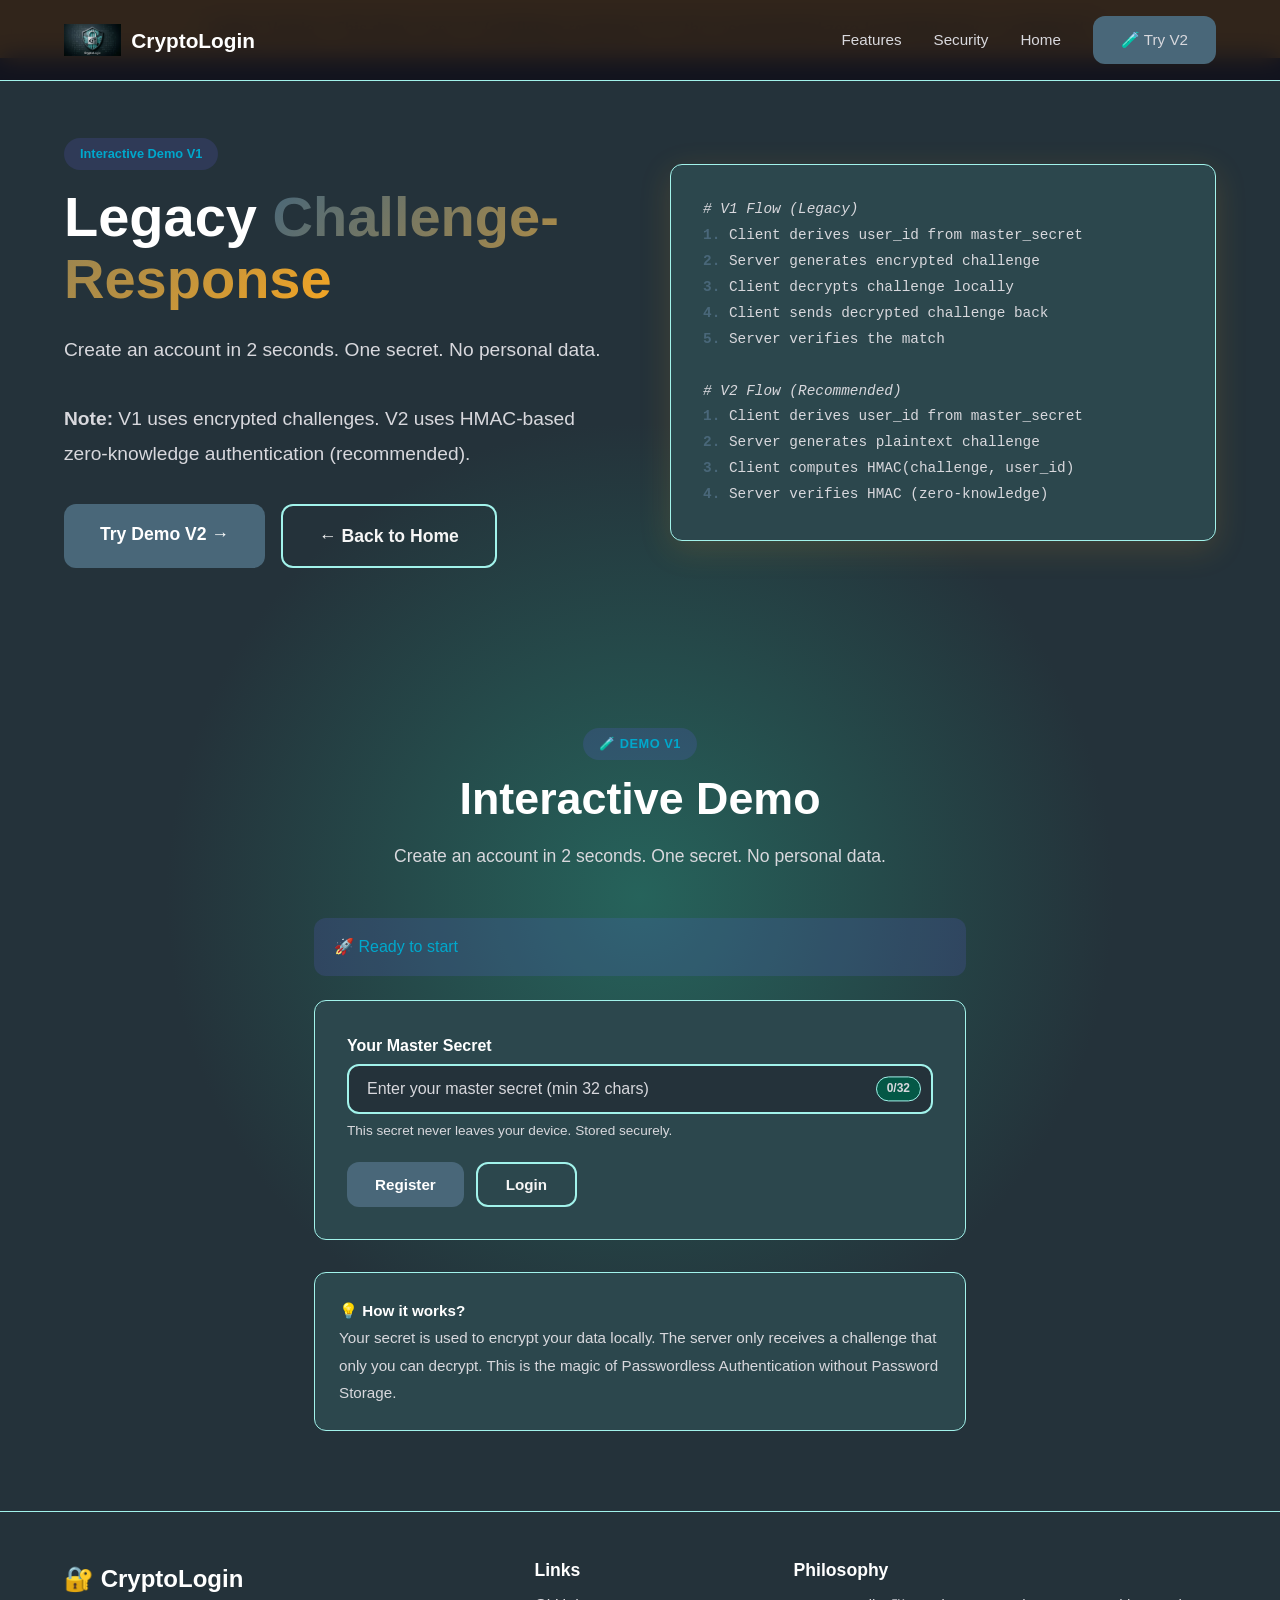
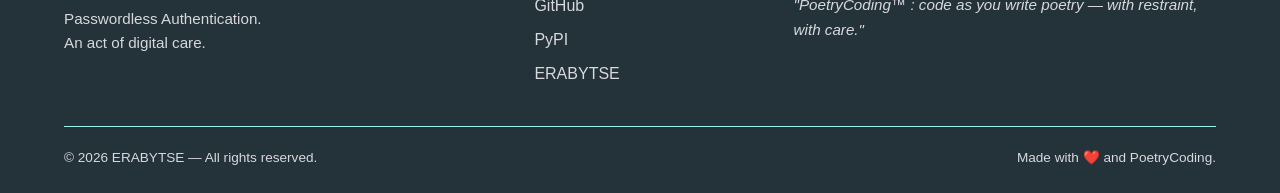
<file: demo.html>
<!DOCTYPE html>
<html lang="en">
<head>
    <meta charset="UTF-8">
    <meta name="viewport" content="width=device-width, initial-scale=1.0">
    <title>CryptoLogin · Demo V1 (Legacy)</title>
    <meta name="description" content="CryptoLogin V1 Demo - Legacy challenge-response authentication">
    <link rel="stylesheet" href="css/style.css">
    <link rel="icon" type="image/png" href="assets/images/logo.png">
</head>
<body>

    <!-- HEADER -->
    <header class="header">
        <div class="container">
            <nav class="nav">
                <a href="index.html" class="nav__logo">
                    <img src="assets/images/logo.png" alt="CryptoLogin" height="32">
                    CryptoLogin
                </a>
                <ul class="nav__links">
                    <li><a href="index.html#features">Features</a></li>
                    <li><a href="index.html#security">Security</a></li>
                    <li><a href="index.html">Home</a></li>
                    <li><a href="demo_v2.html" class="btn btn--primary">🧪 Try V2</a></li>
                </ul>
            </nav>
        </div>
    </header>

    <!-- WARNING BANNER -->
    <div style="background: var(--color-warning); color: var(--color-bg); padding: 16px 0; text-align: center; font-weight: 600;">
        <div class="container">
            ⚠️ <strong>Legacy Version:</strong> This demo uses V1 (challenge-response).
            For the recommended zero-knowledge flow, use
            <a href="demo_v2.html" style="color: var(--color-bg); text-decoration: underline;"><strong>Demo V2</strong></a>.
        </div>
    </div>

    <!-- HERO -->
    <section class="hero" style="min-height: auto; padding: 80px 0;">
        <div class="container">
            <div>
                <span class="hero__badge"> Interactive Demo V1</span>
                <h1 class="hero__title">
                    Legacy <span class="hero__title-highlight">Challenge-Response</span>
                </h1>
                <p class="hero__subtitle">
                    Create an account in 2 seconds. One secret. No personal data.
                    <br><br>
                    <strong>Note:</strong> V1 uses encrypted challenges. V2 uses HMAC-based zero-knowledge authentication (recommended).
                </p>
                <div class="hero__actions">
                    <a href="demo_v2.html" class="btn btn--primary btn--large">Try Demo V2 →</a>
                    <a href="index.html" class="btn btn--secondary btn--large">← Back to Home</a>
                </div>
            </div>
            <div class="hero__code-block">
                <pre><code><span class="code-comment"># V1 Flow (Legacy)</span>
<span class="code-keyword">1.</span> Client derives user_id from master_secret
<span class="code-keyword">2.</span> Server generates encrypted challenge
<span class="code-keyword">3.</span> Client decrypts challenge locally
<span class="code-keyword">4.</span> Client sends decrypted challenge back
<span class="code-keyword">5.</span> Server verifies the match

<span class="code-comment"># V2 Flow (Recommended)</span>
<span class="code-keyword">1.</span> Client derives user_id from master_secret
<span class="code-keyword">2.</span> Server generates plaintext challenge
<span class="code-keyword">3.</span> Client computes HMAC(challenge, user_id)
<span class="code-keyword">4.</span> Server verifies HMAC (zero-knowledge)</code></pre>
            </div>
        </div>
    </section>

    <!-- DEMO V1 -->
    <section class="demo">
        <div class="container demo__container">
            <div class="section-header">
                <span class="section-header__tag">🧪 Demo V1</span>
                <h2 class="section-header__title">Interactive Demo</h2>
                <p class="section-header__subtitle">Create an account in 2 seconds. One secret. No personal data.</p>
            </div>

            <div id="demoStatus" class="demo__status demo__status--info">🚀 Ready to start</div>

            <div class="demo__form">
                <div class="demo__field">
                    <label for="demoSecret">Your Master Secret</label>
                    <div class="demo__field-wrapper">
                        <input type="password" id="demoSecret" placeholder="Enter your master secret (min 32 chars)">
                        <span class="char-counter" id="charCounter">0/32</span>
                    </div>
                    <small> This secret never leaves your device. Stored securely.</small>
                </div>
                <div class="demo__actions">
                    <button id="demoRegister" class="btn btn--primary"> Register</button>
                    <button id="demoLogin" class="btn btn--secondary"> Login</button>
                    <button id="demoLogout" class="btn btn--danger" style="display:none;">🚪 Logout</button>
                </div>
            </div>

            <div class="demo__result" id="demoResult" style="display:none;">
                <h4>📋 Result</h4>
                <pre id="demoOutput"></pre>
            </div>

            <div class="demo__info">
                <p><strong>💡 How it works?</strong></p>
                <p>Your secret is used to encrypt your data locally. The server only receives a challenge that only you can decrypt. This is the magic of Passwordless Authentication without Password Storage.</p>
            </div>
        </div>
    </section>

    <!-- FOOTER -->
    <footer class="footer">
        <div class="container">
            <div class="footer__grid">
                <div class="footer__brand">
                    <span class="footer__logo">🔐 CryptoLogin</span>
                    <p>Passwordless Authentication.<br>An act of digital care.</p>
                </div>
                <div class="footer__links">
                    <h4>Links</h4>
                    <ul>
                        <li><a href="https://github.com/erabytse/CryptoLogin" target="_blank">GitHub</a></li>
                        <li><a href="https://pypi.org/project/cryptologin/" target="_blank">PyPI</a></li>
                        <li><a href="https://erabytse.github.io" target="_blank">ERABYTSE</a></li>
                    </ul>
                </div>
                <div class="footer__philosophy">
                    <h4>Philosophy</h4>
                    <p>"PoetryCoding™ : code as you write poetry — with restraint, with care."</p>
                </div>
            </div>
            <div class="footer__bottom">
                <p>© 2026 <a href="https://erabytse.github.io" target="_blank">ERABYTSE</a> — All rights reserved.</p>
                <p>Made with ❤️ and <a href="https://erabytse.github.io" target="_blank">PoetryCoding</a>.</p>
            </div>
        </div>
    </footer>

    <script src="js/demo.js"></script>
</body>
</html>
</file>
<file: css/style.css>
/* ================================================================ */
/* RESET & BASE                                                     */
/* ================================================================ */

*,
*::before,
*::after {
    margin: 0;
    padding: 0;
    box-sizing: border-box;
}

/* ================================================================ */
/* PALETTE CORPORATE CRYPTOLOGIN                                    */
/* ================================================================ */

:root {
    /* Couleurs principales */
    --color-primary: #496779;        /* Deep Navy / Violet */
    --color-primary-dark: #00A8CC;   /* Black Deep */
    --color-primary-light: #045846;  /* Navy plus clair */
    
    /* Couleurs secondaires */
    --color-secondary: #F5A623;      /* Gold / Jaune */
    --color-secondary-dark: #D4891B; /* Gold foncé */
    --color-secondary-light: #F7C35A;/* Gold clair */
    
    /* Couleurs tertiaires */
    --color-tertiary: #00D4FF;       /* Cyan / Bleu électrique */
    --color-tertiary-dark: #00A8CC;  /* Cyan foncé */
    --color-tertiary-light: #66E5FF; /* Cyan clair */
    
    /* Couleurs neutres */
    --color-text: #F5F5F5;           /* Blanc cassé */
    --color-text-light: #D8D8DD;     /* Gris clair */
    --color-bg: #24323A;             /* Fond noir profond */
    --color-bg-close: #1a2329;             /* Fond noir profond */
    --color-card: #2c474d;           /* Fond des cartes */
    --color-card-hover: #1A292C;     /* Fond des cartes au survol */
    --color-border: #A2F3EB;         /* Bordures */
    
    /* Couleurs d'état */
    --color-success: #4CAF50;
    --color-error: #FF5252;
    --color-warning: #F5A623;
    --color-info: #00D4FF;
    
    /* Ombres */
    --shadow: 0 8px 32px rgba(245, 166, 35, 0.15);  /* Ombres dorées */
    --shadow-cyan: 0 8px 32px rgba(0, 212, 255, 0.15);
    
    /* Bordures */
    --radius: 12px;
    --transition: all 0.3s ease;
}



html {
    scroll-behavior: smooth;
}

body {
    font-family: 'Inter', -apple-system, BlinkMacSystemFont, 'Segoe UI', Roboto, sans-serif;
    background: #26635B;
    background: radial-gradient(circle,rgba(38, 99, 91, 1) 0%, rgba(36, 50, 58, 1) 43%);
    color: var(--color-text);
    line-height: 1.6;
    min-height: 100vh;
}

.container {
    max-width: 1200px;
    margin: 0 auto;
    padding: 0 24px;
}

a {
    color: var(--color-primary);
    text-decoration: none;
    transition: var(--transition);
}

a:hover {
    color: var(--color-primary-light);
}

img {
    max-width: 100%;
}

/* ================================================================ */
/* TYPOGRAPHY                                                       */
/* ================================================================ */

h1,
h2,
h3,
h4 {
    line-height: 1.2;
}

.highlight {
    color: var(--color-primary);
}

/* ================================================================ */
/* BOUTONS AVEC COULEURS CORPORATE                                  */
/* ================================================================ */

.btn--primary {
    background: var(--color-secondary);  /* Or */
    color: var(--color-primary-dark);    /* Texte sombre pour contraste */
}

.btn--primary:hover {
    background: var(--color-secondary-dark);
    transform: translateY(-2px);
    box-shadow: var(--shadow);
}

.btn--secondary {
    background: transparent;
    color: var(--color-text);
    border: 2px solid var(--color-secondary);
}

.btn--secondary:hover {
    background: var(--color-secondary);
    color: var(--color-primary-dark);
    border-color: var(--color-secondary);
}

.btn--tertiary {
    background: var(--color-tertiary);   /* Cyan */
    color: var(--color-primary-dark);
}

.btn--tertiary:hover {
    background: var(--color-tertiary-dark);
    transform: translateY(-2px);
    box-shadow: var(--shadow-cyan);
}

/* ================================================================ */
/* LIENS ET ACCENTS                                                 */
/* ================================================================ */

a {
    color: var(--color-secondary);
}

a:hover {
    color: var(--color-secondary-light);
}

.highlight {
    color: var(--color-secondary);
}

.highlight-cyan {
    color: var(--color-tertiary);
}

/* ================================================================ */
/* SECTION HEADERS                                                  */
/* ================================================================ */

.section-header__tag {
    background: rgba(245, 166, 35, 0.15);
    color: var(--color-secondary);
}

/* ================================================================ */
/* INPUT FIELDS - AVEC COMPTEUR DE CARACTÈRES                       */
/* ================================================================ */

.demo__field {
    position: relative;
}

.demo__field input {
    width: 100%;
    padding: 14px 18px;
    padding-right: 80px;  /* Espace pour le compteur */
    background: var(--color-primary-dark);
    border: 2px solid var(--color-border);
    border-radius: var(--radius);
    color: var(--color-text);
    font-size: 1rem;
    transition: var(--transition);
    font-family: inherit;
}

.demo__field input:focus {
    outline: none;
    border-color: var(--color-secondary);
    box-shadow: 0 0 0 4px rgba(245, 166, 35, 0.15);
}

.demo__field input::placeholder {
    color: var(--color-text-light);
}

/* Compteur de caractères */
/* V1 */
.char-counter {
    position: absolute;
    right: 16px;
    top: 50%;
    transform: translateY(-50%);
    font-size: 0.8rem;
    font-weight: 600;
    color: var(--color-text-light);
    pointer-events: none;
    transition: var(--transition);
    background: var(--color-primary-dark);
    padding: 2px 10px;
    border-radius: 20px;
    border: 1px solid var(--color-border);
}

.char-counter.valid {
    color: var(--color-success);
    border-color: var(--color-success);
}

.char-counter.invalid {
    color: var(--color-error);
    border-color: var(--color-error);
}

.char-counter.warning {
    color: var(--color-warning);
    border-color: var(--color-warning);
}

/* V2 */

.char-counter2 {
    position: absolute;
    right: 16px;
    top: 50%;
    transform: translateY(-50%);
    font-size: 0.8rem;
    font-weight: 600;
    color: var(--color-text-light);
    pointer-events: none;
    transition: var(--transition);
    background: var(--color-primary-dark);
    padding: 2px 10px;
    border-radius: 20px;
    border: 1px solid var(--color-border);
}

.char-counter2.valid {
    color: var(--color-success);
    border-color: var(--color-success);
}

.char-counter2.invalid {
    color: var(--color-error);
    border-color: var(--color-error);
}

.char-counter2.warning {
    color: var(--color-warning);
    border-color: var(--color-warning);
}

/* ================================================================ */
/* INPUT FIELD WITH COUNTER                                         */
/* ================================================================ */

.demo__field-wrapper {
    position: relative;
    width: 100%;
}

.demo__field-wrapper input {
    width: 100%;
    padding: 14px 18px;
    padding-right: 80px;
    background: var(--color-primary-dark);
    border: 2px solid var(--color-border);
    border-radius: var(--radius);
    color: var(--color-text);
    font-size: 1rem;
    transition: var(--transition);
    font-family: inherit;
}

.demo__field-wrapper input:focus {
    outline: none;
    border-color: var(--color-secondary);
    box-shadow: 0 0 0 4px rgba(245, 166, 35, 0.15);
}

.demo__field-wrapper input::placeholder {
    color: var(--color-text-light);
}

.char-counter {
    position: absolute;
    right: 12px;
    top: 50%;
    transform: translateY(-50%);
    font-size: 0.75rem;
    font-weight: 600;
    color: var(--color-text-light);
    pointer-events: none;
    transition: var(--transition);
    background: var(--color-primary-light);
    padding: 2px 10px;
    border-radius: 20px;
    border: 1px solid var(--color-border);
    font-variant-numeric: tabular-nums;
}

.char-counter.valid {
    color: var(--color-success);
    border-color: var(--color-success);
}

.char-counter.invalid {
    color: var(--color-error);
    border-color: var(--color-error);
}

.char-counter.warning {
    color: var(--color-warning);
    border-color: var(--color-warning);
}

/* V2 */
.char-counter2 {
    position: absolute;
    right: 12px;
    top: 50%;
    transform: translateY(-50%);
    font-size: 0.75rem;
    font-weight: 600;
    color: var(--color-text-light);
    pointer-events: none;
    transition: var(--transition);
    background: var(--color-primary-light);
    padding: 2px 10px;
    border-radius: 20px;
    border: 1px solid var(--color-border);
    font-variant-numeric: tabular-nums;
}

.char-counter2.valid {
    color: var(--color-success);
    border-color: var(--color-success);
}

.char-counter2.invalid {
    color: var(--color-error);
    border-color: var(--color-error);
}

.char-counter2.warning {
    color: var(--color-warning);
    border-color: var(--color-warning);
}

/* ================================================================ */
/* BUTTONS                                                          */
/* ================================================================ */

.btn {
    display: inline-block;
    padding: 12px 28px;
    border-radius: var(--radius);
    font-weight: 600;
    font-size: 0.95rem;
    cursor: pointer;
    transition: var(--transition);
    border: none;
    text-align: center;
}

.btn--primary {
    background: var(--color-primary);
    color: #fff;
}

.btn--primary:hover {
    background: var(--color-primary-dark);
    transform: translateY(-2px);
    box-shadow: var(--shadow);
}

.btn--secondary {
    background: transparent;
    color: var(--color-text);
    border: 2px solid var(--color-border);
}

.btn--secondary:hover {
    background: var(--color-card-hover);
    border-color: var(--color-primary);
}

.btn--danger {
    background: var(--color-error);
    color: #fff;
}

.btn--danger:hover {
    background: #D32F2F;
    transform: translateY(-2px);
}

.btn--large {
    padding: 16px 36px;
    font-size: 1.1rem;
}

/* ================================================================ */
/* HEADER / NAV                                                    */
/* ================================================================ */

.header {
    position: fixed;
    top: 0;
    left: 0;
    right: 0;
    z-index: 1000;
    background: rgba(15, 15, 26, 0.85);
    backdrop-filter: blur(12px);
    border-bottom: 1px solid var(--color-border);
    padding: 16px 0;
}

.nav {
    display: flex;
    align-items: center;
    justify-content: space-between;
}

.nav__logo {
    display: flex;
    align-items: center;
    gap: 10px;
    font-size: 1.3rem;
    font-weight: 700;
    color: #fff;
}

.nav__logo-icon {
    font-size: 1.5rem;
}

.nav__links {
    display: flex;
    align-items: center;
    gap: 32px;
    list-style: none;
}

.nav__links a {
    color: var(--color-text-light);
    font-weight: 500;
    font-size: 0.95rem;
    transition: var(--transition);
}

.nav__links a:hover {
    color: #fff;
}

@media (max-width: 768px) {
    .nav__links {
        gap: 16px;
        font-size: 0.85rem;
    }

    .nav__links a:not(.btn) {
        display: none;
    }
}

/* ================================================================ */
/* SECTION HEADERS                                                  */
/* ================================================================ */

.section-header {
    text-align: center;
    margin-bottom: 48px;
}

.section-header__tag {
    display: inline-block;
    padding: 6px 16px;
    background: rgba(107, 99, 255, 0.158);
    border-radius: 50px;
    font-size: 0.8rem;
    font-weight: 600;
    color: var(--color-primary-dark);
    text-transform: uppercase;
    letter-spacing: 0.5px;
    margin-bottom: 12px;
}

.section-header__title {
    font-size: 2.8rem;
    font-weight: 700;
    color: #fff;
}

.section-header__subtitle {
    font-size: 1.1rem;
    color: var(--color-text-light);
    max-width: 600px;
    margin: 16px auto 0;
}

@media (max-width: 768px) {
    .section-header__title {
        font-size: 2rem;
    }
}

/* ================================================================ */
/* HERO                                                             */
/* ================================================================ */

.hero {
    padding: 140px 0 80px;
    min-height: 100vh;
    display: flex;
    align-items: center;
}

.hero .container {
    display: grid;
    grid-template-columns: 1fr 1fr;
    gap: 60px;
    align-items: center;
}

.hero__badge {
    display: inline-block;
    padding: 6px 16px;
    background: rgba(108, 99, 255, 0.15);
    border-radius: 50px;
    font-size: 0.8rem;
    font-weight: 600;
    color: var(--color-primary-dark);
    margin-bottom: 16px;
}

.hero__title {
    font-size: 3.5rem;
    font-weight: 700;
    color: #fff;
    line-height: 1.1;
}

.hero__title-highlight {
    background: linear-gradient(135deg, var(--color-primary), var(--color-secondary));
    -webkit-background-clip: text;
    -webkit-text-fill-color: transparent;
}

.hero__subtitle {
    font-size: 1.2rem;
    color: var(--color-text-light);
    margin: 24px 0 32px;
    line-height: 1.8;
}

.hero__subtitle-highlight {
    font-weight: 600;
    color: #fff;
}

.hero__actions {
    display: inline-flex;
    gap: 16px;
    flex-wrap: wrap;
    justify-content: center;
}

.hero__code-block {
    background: var(--color-card);
    border: 1px solid var(--color-border);
    border-radius: var(--radius);
    padding: 32px;
    box-shadow: var(--shadow);
    overflow: auto;
}

.hero__code-block pre {
    font-family: 'Fira Code', 'JetBrains Mono', monospace;
    font-size: 0.9rem;
    line-height: 1.8;
    color: var(--color-text-light);
}

.code-comment {
    color: var(--color-text-light);
    font-style: italic;
}

.code-keyword {
    color: var(--color-primary);
    font-weight: 600;
}

.code-string {
    color: var(--color-secondary);
}

@media (max-width: 768px) {
    .hero {
        padding: 120px 0 60px;
    }

    .hero .container {
        grid-template-columns: 1fr;
        gap: 40px;
        text-align: center;
    }

    .hero__title {
        font-size: 2.5rem;
    }

    .hero__actions {
        justify-content: center;
    }

    .hero__code-block pre {
        font-size: 0.75rem;
    }
}

/* ================================================================ */
/* PHILOSOPHIE                                                      */
/* ================================================================ */

.philosophie {
    padding: 80px 0;
    background: var(--color-dark-soft);
}

.philosophie__grid {
    display: grid;
    grid-template-columns: repeat(3, 1fr);
    gap: 32px;
    margin-top: 32px;
}

.philosophie__card {
    background: var(--color-card);
    padding: 32px;
    border-radius: var(--radius);
    border: 1px solid var(--color-border);
    transition: var(--transition);
    text-align: center;
}

.philosophie__card:hover {
    transform: translateY(-4px);
    border-color: var(--color-primary);
    box-shadow: var(--shadow);
}

.philosophie__icon {
    font-size: 2.5rem;
    margin-bottom: 16px;
}

.philosophie__card h3 {
    color: #fff;
    font-size: 1.3rem;
    margin-bottom: 8px;
}

.philosophie__card p {
    color: var(--color-text-light);
    font-size: 0.95rem;
}

.philosophie__quote {
    margin-top: 48px;
    padding: 32px 48px;
    background: var(--color-card);
    border-left: 4px solid var(--color-primary);
    border-radius: var(--radius);
    text-align: center;
}

.philosophie__quote blockquote {
    font-size: 1.3rem;
    font-style: italic;
    color: #fff;
    margin-bottom: 8px;
}

.philosophie__quote cite {
    color: var(--color-text-light);
    font-size: 0.95rem;
    font-style: normal;
}

@media (max-width: 768px) {
    .philosophie__grid {
        grid-template-columns: 1fr;
    }

    .philosophie__quote {
        padding: 24px;
    }

    .philosophie__quote blockquote {
        font-size: 1rem;
    }
}

/* ================================================================ */
/* FEATURES                                                         */
/* ================================================================ */

.features {
    padding: 80px 0;
}

.features__grid {
    display: grid;
    grid-template-columns: repeat(3, 1fr);
    gap: 32px;
}

.features__item {
    background: var(--color-card);
    padding: 32px;
    border-radius: var(--radius);
    border: 1px solid var(--color-border);
    transition: var(--transition);
}

.features__item:hover {
    transform: translateY(-4px);
    border-color: var(--color-primary);
    box-shadow: var(--shadow);
}

.features__icon {
    font-size: 2rem;
    margin-bottom: 12px;
}

.features__item h3 {
    color: #fff;
    font-size: 1.2rem;
    margin-bottom: 6px;
}

.features__item p {
    color: var(--color-text-light);
    font-size: 0.95rem;
}

@media (max-width: 768px) {
    .features__grid {
        grid-template-columns: 1fr 1fr;
    }
}

@media (max-width: 480px) {
    .features__grid {
        grid-template-columns: 1fr;
    }
}

/* ================================================================ */
/* SECURITY                                                         */
/* ================================================================ */

.security {
    padding: 80px 0;
    background: var(--color-dark-soft);
}

.security__grid {
    display: grid;
    grid-template-columns: repeat(4, 1fr);
    gap: 24px;
}

.security__card {
    background: var(--color-card);
    padding: 28px;
    border-radius: var(--radius);
    border: 1px solid var(--color-border);
    transition: var(--transition);
}

.security__card:hover {
    border-color: var(--color-primary);
    transform: translateY(-4px);
}

.security__card h3 {
    color: #fff;
    font-size: 1.1rem;
    margin-bottom: 8px;
}

.security__card p {
    color: var(--color-text-light);
    font-size: 0.9rem;
    margin-bottom: 12px;
}

.security__badge {
    display: inline-block;
    padding: 4px 12px;
    background: rgba(76, 175, 80, 0.15);
    border-radius: 50px;
    font-size: 0.75rem;
    font-weight: 600;
    color: var(--color-success);
}

@media (max-width: 768px) {
    .security__grid {
        grid-template-columns: 1fr 1fr;
    }
}

@media (max-width: 480px) {
    .security__grid {
        grid-template-columns: 1fr;
    }
}

/* ================================================================ */
/* COMPARISON                                                       */
/* ================================================================ */

.comparison {
    padding: 80px 0;
}

.comparison__table-wrapper {
    overflow-x: auto;
    border-radius: var(--radius);
    border: 1px solid var(--color-border);
}

.comparison__table {
    width: 100%;
    border-collapse: collapse;
    font-size: 0.95rem;
}

.comparison__table thead {
    background: var(--color-card);
}

.comparison__table th {
    padding: 16px 20px;
    text-align: left;
    font-weight: 600;
    color: #fff;
    border-bottom: 2px solid var(--color-border);
}

.comparison__table td {
    padding: 14px 20px;
    border-bottom: 1px solid var(--color-border);
    color: var(--color-text-light);
}

.comparison__table tr:hover td {
    background: var(--color-card-hover);
}

.comparison__yes {
    color: var(--color-success);
    font-weight: 600;
}

.comparison__no {
    color: var(--color-error);
}

.comparison__price {
    font-weight: 600;
}

@media (max-width: 768px) {
    .comparison__table {
        font-size: 0.8rem;
    }

    .comparison__table th,
    .comparison__table td {
        padding: 10px 12px;
    }
}

/* ================================================================ */
/* DEMO                                                             */
/* ================================================================ */

.demo {
    padding: 80px 0;
    background: var(--color-dark-soft);
}

.demo__container {
    max-width: 700px;
    margin: 0 auto;
}

.demo__status {
    padding: 16px 20px;
    border-radius: var(--radius);
    margin-bottom: 24px;
    font-weight: 500;
}

.demo__status--info {
    background: rgba(108, 99, 255, 0.15);
    color: var(--color-primary-dark);
}

.demo__status--success {
    background: rgba(76, 175, 80, 0.15);
    color: var(--color-success);
}

.demo__status--error {
    background: rgba(255, 82, 82, 0.15);
    color: var(--color-error);
}

.demo__status--warning {
    background: rgba(255, 193, 7, 0.15);
    color: var(--color-warning);
}

.demo__form {
    background: var(--color-card);
    padding: 32px;
    border-radius: var(--radius);
    border: 1px solid var(--color-border);
    margin-bottom: 24px;
}

.demo__field {
    margin-bottom: 20px;
}

.demo__field label {
    display: block;
    font-weight: 600;
    color: #fff;
    margin-bottom: 6px;
}

.demo__field input {
    width: 100%;
    padding: 14px 18px;
    background: var(--color-bg);
    border: 2px solid var(--color-border);
    border-radius: var(--radius);
    color: #fff;
    font-size: 1rem;
    transition: var(--transition);
    font-family: inherit;
}

.demo__field input:focus {
    outline: none;
    border-color: var(--color-primary);
    box-shadow: 0 0 0 4px rgba(108, 99, 255, 0.15);
}

.demo__field input::placeholder {
    color: var(--color-text-light);
}

.demo__field small {
    display: block;
    margin-top: 6px;
    color: var(--color-text-light);
    font-size: 0.85rem;
}

.demo__actions {
    display: flex;
    gap: 12px;
    flex-wrap: wrap;
}

.demo__result {
    background: var(--color-card);
    padding: 24px;
    border-radius: var(--radius);
    border: 1px solid var(--color-border);
    margin-top: 24px;
}

.demo__result h4 {
    color: #fff;
    margin-bottom: 12px;
}

.demo__result pre {
    font-family: 'Fira Code', 'JetBrains Mono', monospace;
    font-size: 0.85rem;
    background: var(--color-bg);
    padding: 16px;
    border-radius: var(--radius);
    overflow: auto;
    color: var(--color-text-light);
    max-height: 300px;
}

.demo__info {
    margin-top: 32px;
    padding: 24px;
    background: var(--color-card);
    border-radius: var(--radius);
    border: 1px solid var(--color-border);
}

.demo__info p {
    color: var(--color-text-light);
    font-size: 0.95rem;
    line-height: 1.8;
}

.demo__info strong {
    color: #fff;
}

@media (max-width: 768px) {
    .demo__form {
        padding: 20px;
    }

    .demo__actions {
        flex-direction: column;
    }

    .demo__actions .btn {
        width: 100%;
        justify-content: center;
    }
}

/* ================================================================ */
/* FOOTER                                                           */
/* ================================================================ */

.footer {
    background: var(--color-dark);
    padding: 48px 0 24px;
    border-top: 1px solid var(--color-border);
}

.footer__grid {
    display: grid;
    grid-template-columns: 2fr 1fr 2fr;
    gap: 48px;
    margin-bottom: 32px;
}

.footer__logo {
    font-size: 1.5rem;
    font-weight: 700;
    color: #fff;
    display: block;
    margin-bottom: 8px;
}

.footer__brand p {
    color: var(--color-text-light);
    font-size: 0.95rem;
    line-height: 1.6;
}

.footer__links h4,
.footer__philosophy h4 {
    color: #fff;
    font-size: 1.1rem;
    margin-bottom: 12px;
}

.footer__links ul {
    list-style: none;
}

.footer__links ul li {
    margin-bottom: 8px;
}

.footer__links ul li a {
    color: var(--color-text-light);
    transition: var(--transition);
}

.footer__links ul li a:hover {
    color: #fff;
}

.footer__philosophy p {
    color: var(--color-text-light);
    font-size: 0.95rem;
    line-height: 1.6;
    font-style: italic;
}

.footer__bottom {
    border-top: 1px solid var(--color-border);
    padding-top: 20px;
    display: flex;
    justify-content: space-between;
    align-items: center;
    flex-wrap: wrap;
    gap: 12px;
}

.footer__bottom p {
    color: var(--color-text-light);
    font-size: 0.85rem;
}

.footer__bottom a {
    color: var(--color-text-light);
}

.footer__bottom a:hover {
    color: #fff;
}

@media (max-width: 768px) {
    .footer__grid {
        grid-template-columns: 1fr;
        gap: 24px;
    }

    .footer__bottom {
        flex-direction: column;
        text-align: center;
    }
}
</file>
